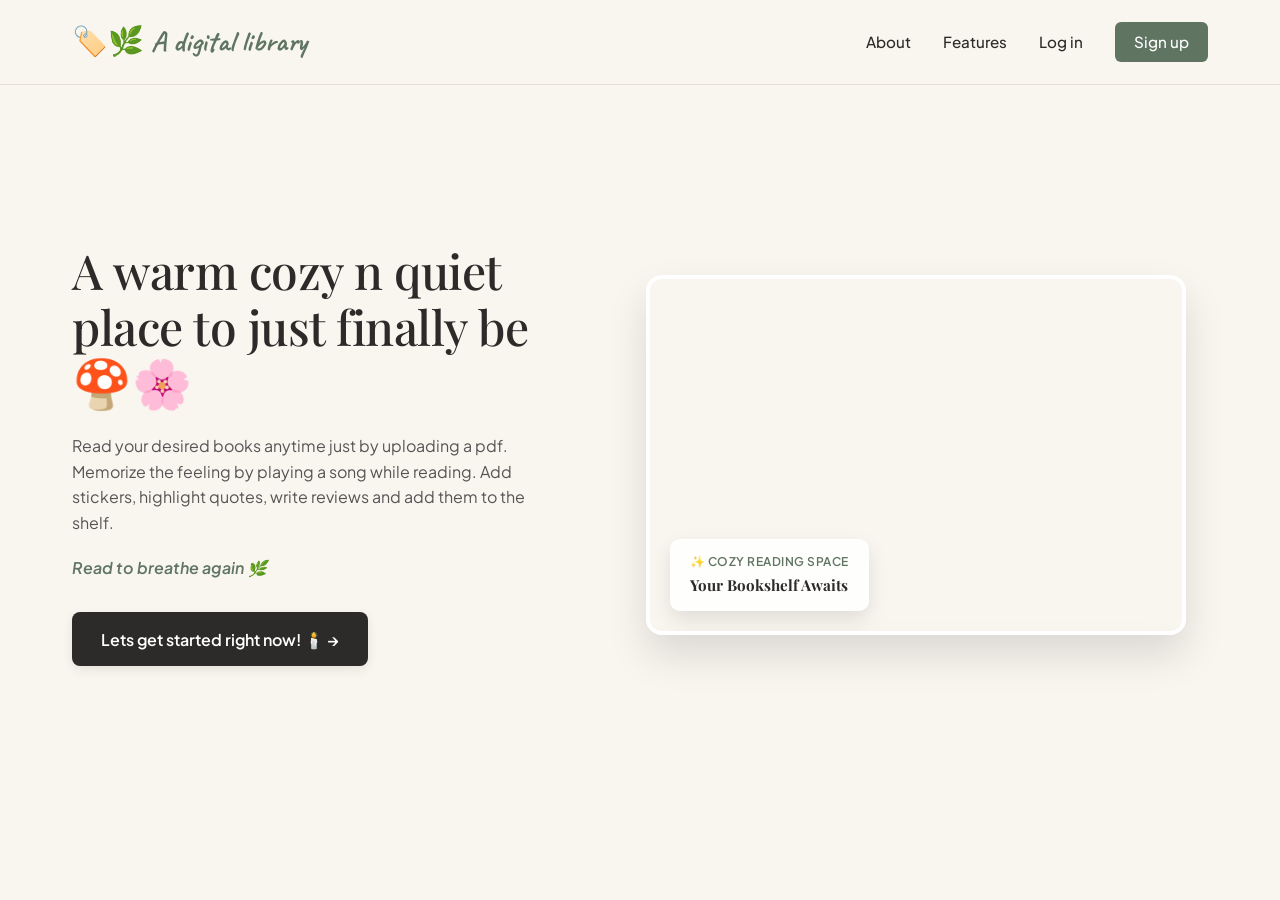
<file: index.html>
<!DOCTYPE html>
<html lang="en">
<head>
    <meta charset="UTF-8">
    <meta name="viewport" content="width=device-width, initial-scale=1.0">
    <title>A digital library 🏷️🌿</title>
    <link rel="preconnect" href="https://fonts.googleapis.com">
    <link rel="preconnect" href="https://fonts.gstatic.com" crossorigin>
    <link href="https://fonts.googleapis.com/css2?family=Caveat:wght@600&family=Playfair+Display:ital,wght@0,400..600;1,400&family=Plus+Jakarta+Sans:wght@400;500;600&display=swap" rel="stylesheet">
    <link rel="stylesheet" href="style.css">
</head>
<body>
    <header class="site-header">
        <div class="nav-container">
            <div class="logo">🏷️🌿 A digital library</div>
            <nav class="nav-links">
                <a href="#about">About</a>
                <a href="#features">Features</a>
                <a href="app.html" class="nav-login">Log in</a>
                <a href="app.html" class="btn-nav-signup">Sign up</a>
            </nav>
        </div>
    </header>
    <main class="hero-wrapper">
        <section class="hero">
            <div class="hero-content">
                <h1>A warm cozy n quiet place to just finally be 🍄🌸</h1>
                <p>Read your desired books anytime just by uploading a pdf. Memorize the feeling by playing a song while reading. Add stickers, highlight quotes, write reviews and add them to the shelf.</p>
                <p class="tagline">Read to breathe again 🌿</p>
                <a href="app.html" class="btn-hero">Lets get started right now! 🕯️ &rarr;</a>
            </div>
            <div class="hero-image">
                <div class="image-frame">
                    <svg xmlns="http://www.w3.org/2000/svg" viewBox="0 0 600 360" width="100%" height="100%">
                        <div class="hero-image">
          <div class="image-frame">
        <svg xmlns="http://www.w3.org/2000/svg" viewBox="0 0 600 360" width="100%" height="100%">
            <rect width="600" height="360" fill="#7a5c7a"/>
            <circle cx="450" cy="90" r="50" fill="#fce4c8"/>
            <circle cx="130" cy="80" r="4" fill="#fff3d1"/>
            <circle cx="230" cy="120" r="3" fill="#fff3d1"/>
            <circle cx="350" cy="70" r="3.5" fill="#fff3d1"/>
            <path d="M 0 260 Q 300 160 600 260 L 600 360 L 0 360 Z" fill="#4b6043"/>
         </svg>
       </div>
</div>
                    <div class="floating-preview-card">
                        <span>✨ Cozy Reading Space</span>
                        <strong>Your Bookshelf Awaits</strong>
                    </div>
                </div>
            </div>
        </section>
    </main>

</body>
</html>
</file>
<file: style.css>
:root {
    --bg-parchment: #f9f6f0;
    --text-main: #2d2b2a;
    --accent-sage: #5f7461;
    --accent-gold: #d4a359;
    --card-bg: #ffffff;
    --border-subtle: #e6e0d4;     
}
* {
    margin: 0;
    padding: 0;
    box-sizing: border-box; 
}
body {
    background-color: var(--bg-parchment);
    color: var(--text-main);
    font-family: 'Plus Jakarta Sans', sans-serif;
    line-height: 1.6;
}
.site-header {
    width: 100%;
    border-bottom: 1px solid var(--border-subtle);
    background-color: var(--bg-parchment);
    position: sticky;
    top: 0;
    z-index: 100;
}
.nav-container {
    max-width: 1200px;
    margin: 0 auto;
    display: flex;
    justify-content: space-between;
    align-items: center;
    padding: 1.2rem 2rem;
}
.logo {
    font-family: 'Caveat', cursive;
    font-size: 1.8rem;
    font-weight: bold;
    color: var(--accent-sage);
}
.nav-links {
    display: flex;
    list-style: none;
    gap: 2rem;
    align-items: center;
}
.nav-links a {
    text-decoration: none;
    color: var(--text-main);
    font-size: 0.95rem;
    font-weight: 500;
    transition: color 0.2s ease;
}
.nav-links a:hover {
    color: var(--accent-sage);
}
.btn-nav-signup {
    background-color: var(--accent-sage);
    color: #fff !important;
    padding: 0.5rem 1.2rem;
    border-radius: 6px;
    transition: all 0.25s ease !important;
}

.btn-nav-signup:hover {
    background-color: var(--accent-gold) !important;
    transform: translateY(-1px);
    box-shadow: 0 4px 12px rgba(212, 163, 89, 0.3);
}
.hero-wrapper {
    max-width: 1200px;
    margin: 0 auto;
    padding: 2rem;
}
.hero {
    display: flex;
    align-items: center;
    justify-content: space-between;
    min-height: 75vh;
    gap: 4rem;
}
.hero-content {
    flex: 1;
    max-width: 520px;
}
.hero-content h1 {
    font-family: 'Playfair Display', serif;
    font-size: 3rem;
    font-weight: 500;
    line-height: 1.15;
    color: var(--text-main);
    margin-bottom: 1.5rem;
    letter-spacing: -0.5px;
}
.hero-content p {
    font-size: 1rem;
    color: #555;
    margin-bottom: 1.2rem;
    line-height: 1.6;
}
.hero-content .tagline {
    font-style: italic;
    color: var(--accent-sage);
    font-weight: 600;
    margin-bottom: 2rem;
}
.btn-hero {
    display: inline-block;
    background-color: var(--text-main);
    color: #ffffff;
    padding: 0.9rem 1.8rem;
    border-radius: 8px;
    font-size: 1rem;
    font-weight: 600;
    text-decoration: none;
    transition: all 0.25s ease;
    box-shadow: 0 4px 12px rgba(0, 0, 0, 0.08);
}
.btn-hero:hover {
    background-color: var(--accent-sage);
    color: #fff;
    transform: translateY(-2px);
    box-shadow: 0 6px 16px rgba(95, 116, 97, 0.25);
}
.hero-image {
    flex: 1.2;
    display: flex;
    justify-content: center;
}

.image-frame {
    position: relative;
    width: 100%;
    max-width: 540px;
    height: 360px;
    border-radius: 16px;
    overflow: hidden;
    box-shadow: 0 20px 40px rgba(0, 0, 0, 0.12);
    border: 4px solid #fff;
}
.floating-preview-card {
    position: absolute;
    bottom: 20px;
    left: 20px;
    background: rgba(255, 255, 255, 0.85);
    backdrop-filter: blur(8px);
    padding: 0.8rem 1.2rem;
    border-radius: 10px;
    border: 1px solid rgba(255, 255, 255, 0.6);
    box-shadow: 0 8px 20px rgba(0,0,0,0.1);
}
.floating-preview-card span {
    display: block;
    font-size: 0.75rem;
    color: var(--accent-sage);
    font-weight: 600;
    text-transform: uppercase;
    letter-spacing: 0.5px;
}
.floating-preview-card strong {
    font-family: 'Playfair Display', serif;
    font-size: 0.95rem;
    color: var(--text-main);
}
</file>
